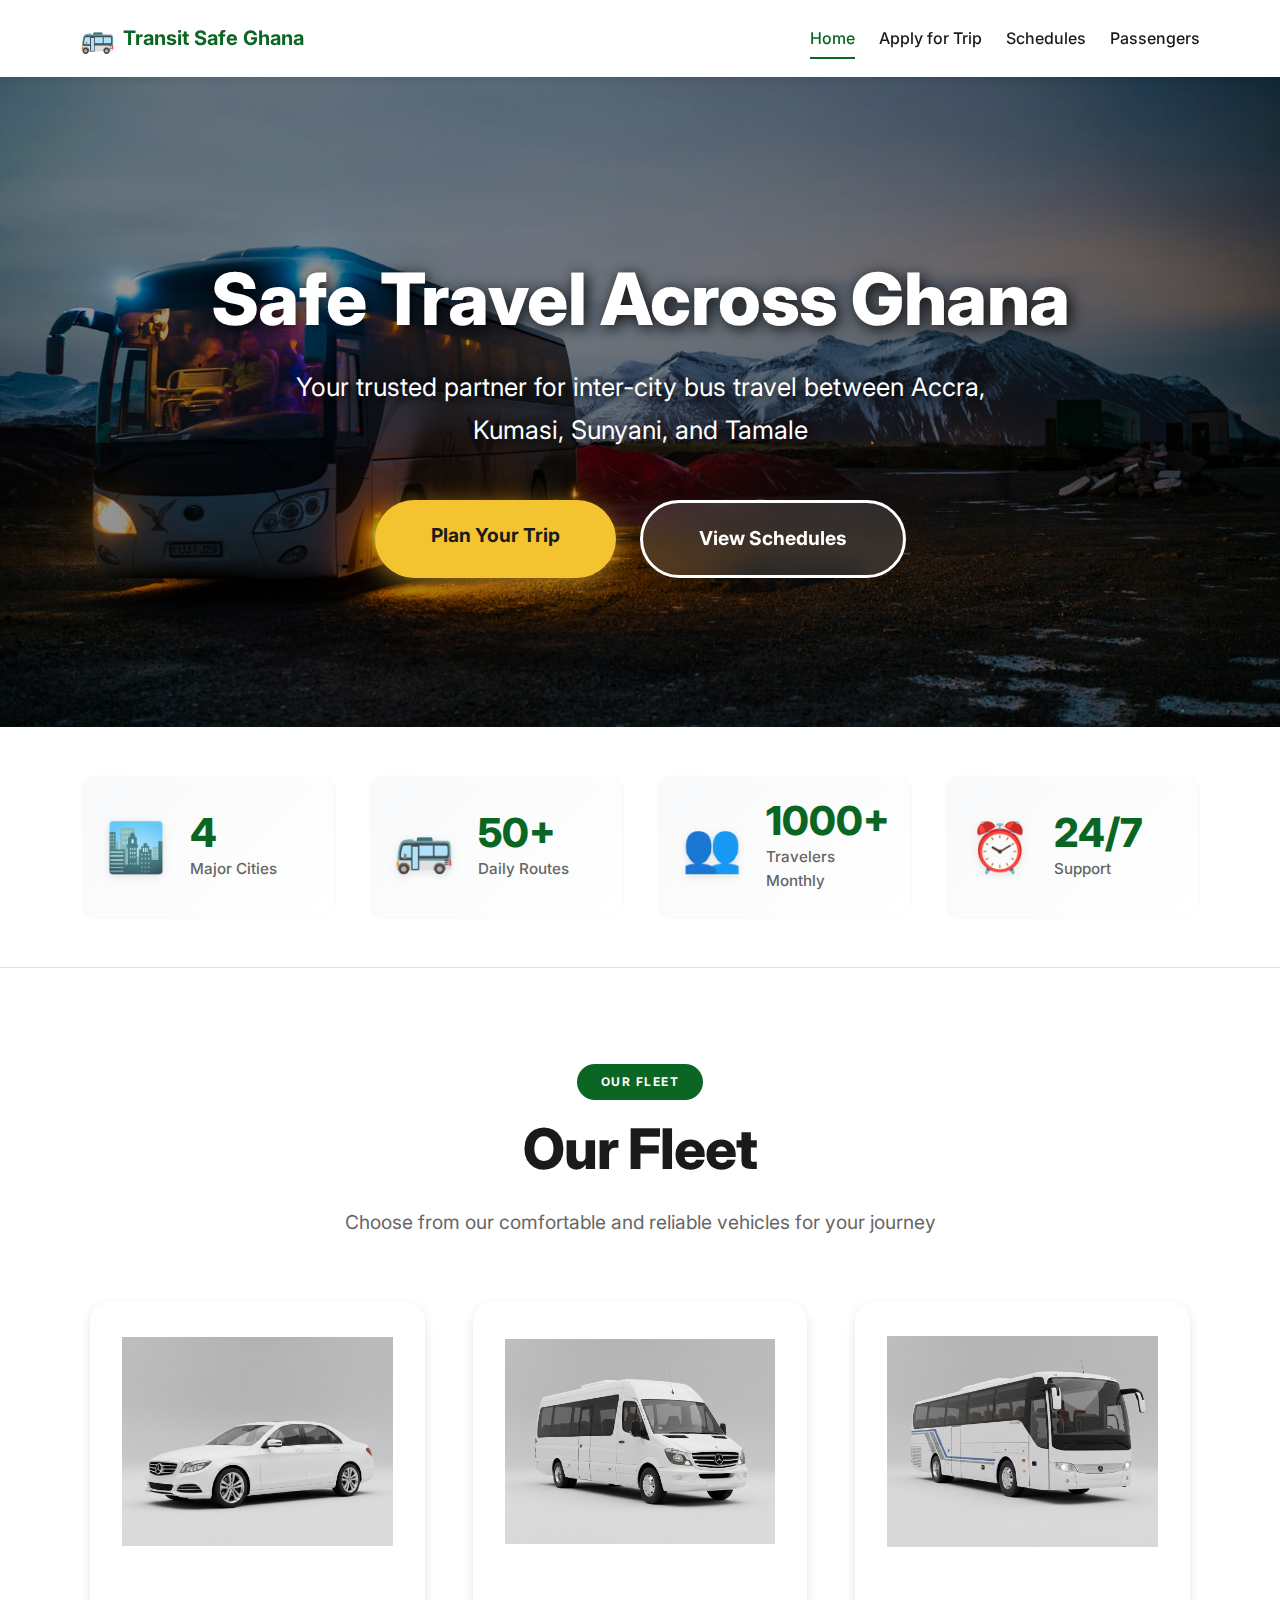
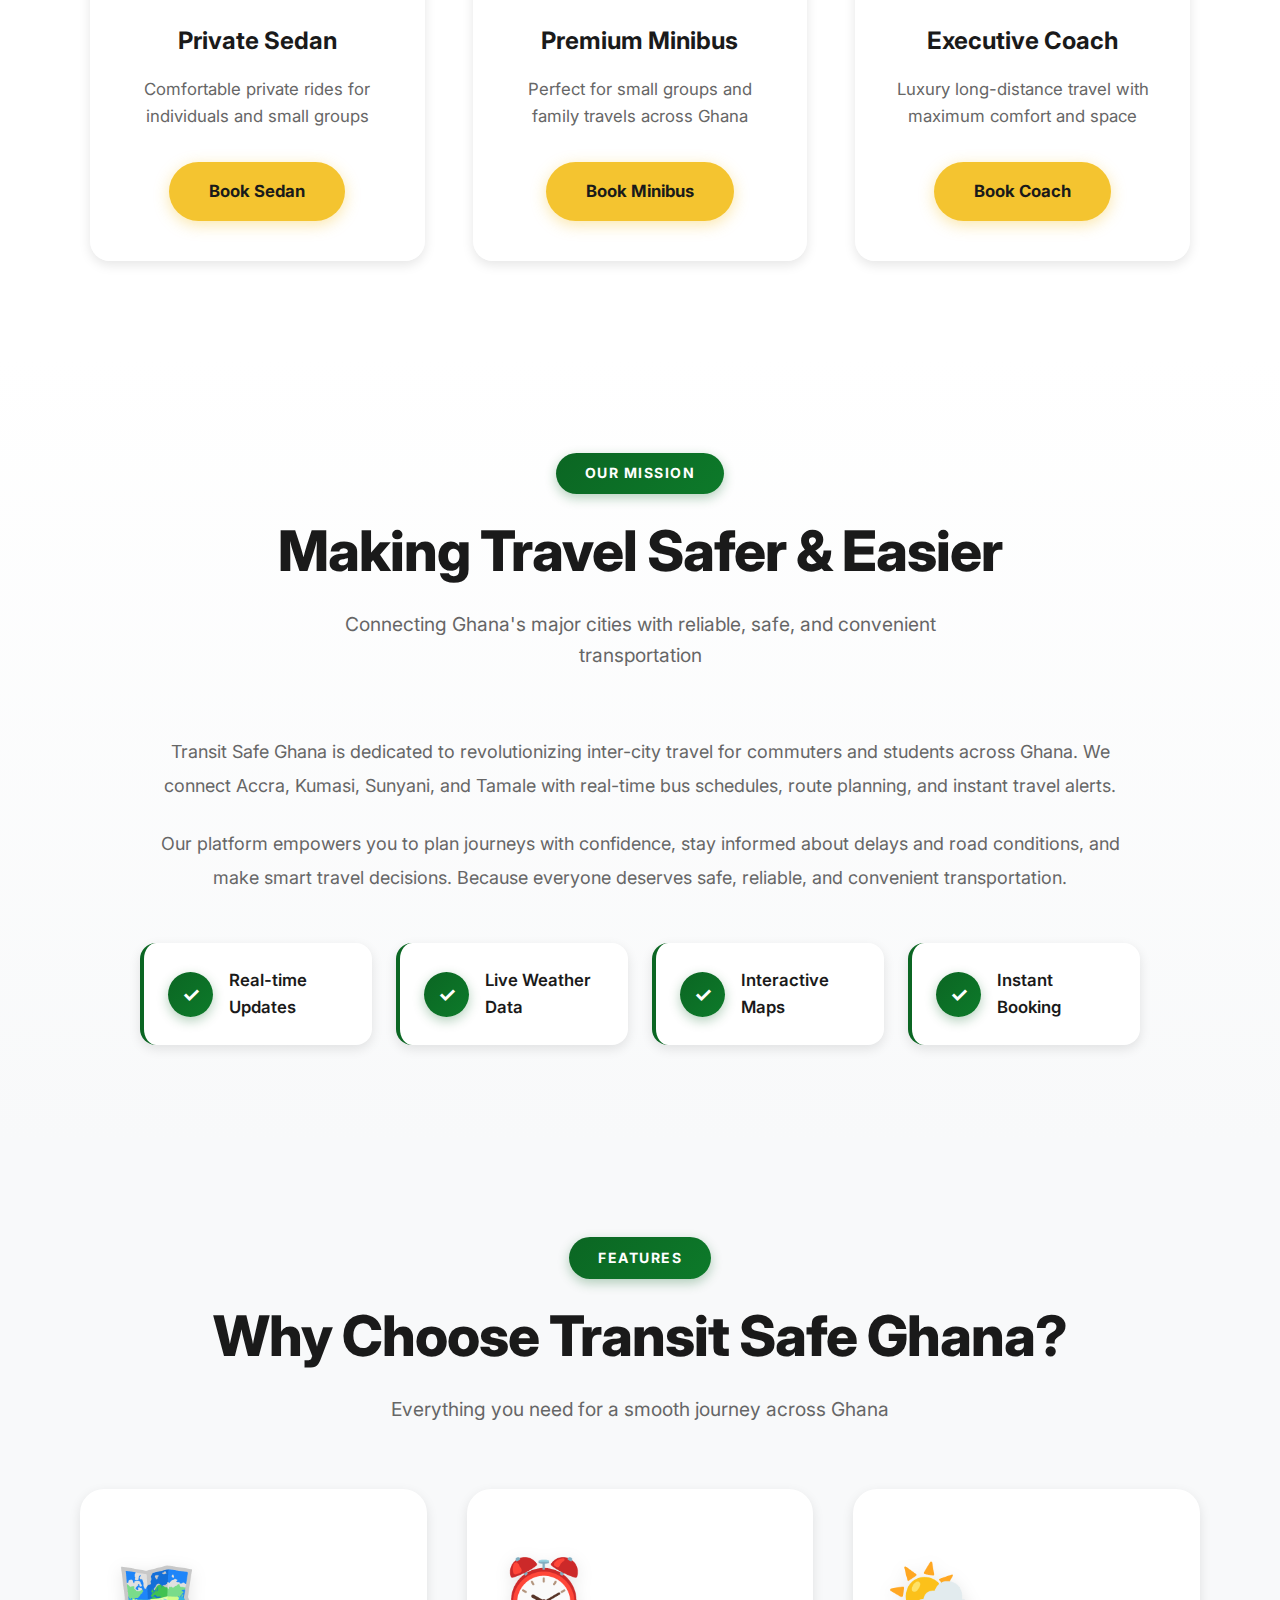
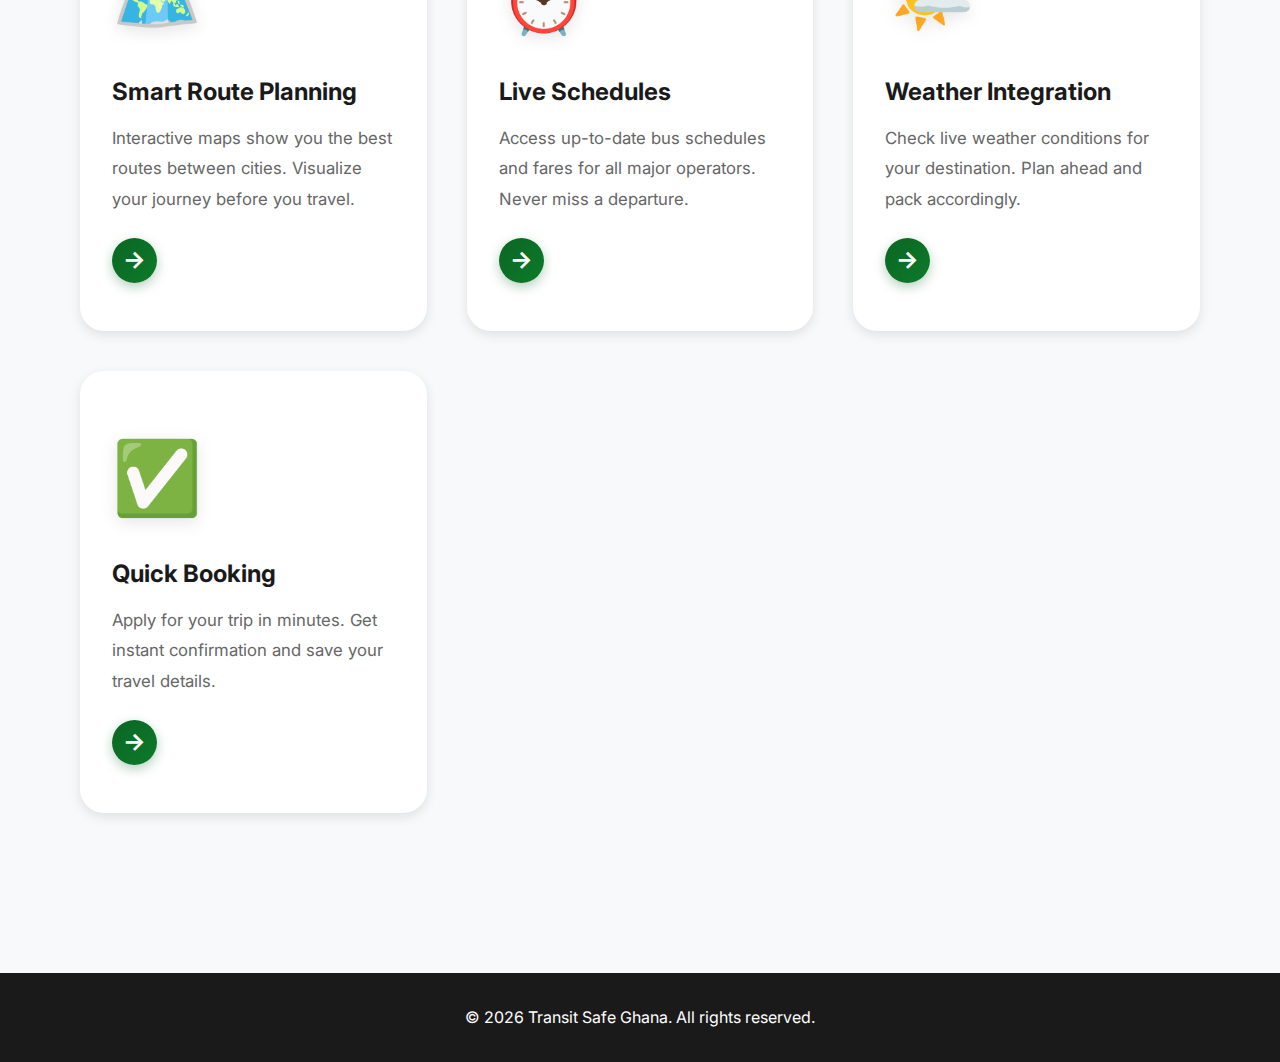
<file: index.html>
<!DOCTYPE html>
<html lang="en">

<head>
    <meta charset="UTF-8">
    <meta name="viewport" content="width=device-width, initial-scale=1.0">
    <meta name="description"
        content="Transit Safe Ghana - Plan your bus trips safely between Accra, Kumasi, Sunyani, and Tamale. Get real-time alerts and travel information.">
    <title>Transit Safe Ghana | Safe Bus Travel Across Ghana</title>
    <link rel="preconnect" href="https://fonts.googleapis.com">
    <link rel="preconnect" href="https://fonts.gstatic.com" crossorigin>
    <link href="https://fonts.googleapis.com/css2?family=Inter:wght@400;500;600;700;800&display=swap" rel="stylesheet">
    <link rel="stylesheet" href="css/styles.css">
</head>

<body>
    <!-- Header -->
    <header class="header">
        <div class="container">
            <div class="header-content">
                <div class="logo">
                    <span class="logo-icon">🚌</span>
                    <span class="logo-text">Transit Safe Ghana</span>
                </div>
                <nav class="nav">
                    <a href="index.html" class="nav-link active">Home</a>
                    <a href="apply.html" class="nav-link">Apply for Trip</a>
                    <a href="schedules.html" class="nav-link">Schedules</a>
                    <a href="passengers.html" class="nav-link">Passengers</a>
                </nav>
            </div>
        </div>
    </header>

    <main>
        <!-- Hero Section with Background Image -->
        <section class="hero-banner">
            <div class="hero-overlay"></div>
            <div class="container">
                <div class="hero-content-main">
                    <h1 class="hero-title-main">Safe Travel Across Ghana</h1>
                    <p class="hero-subtitle-main">Your trusted partner for inter-city bus travel between Accra, Kumasi, Sunyani, and Tamale</p>
                    <div class="hero-buttons">
                        <a href="apply.html" class="btn-hero-main">Plan Your Trip</a>
                        <a href="schedules.html" class="btn-hero-outline">View Schedules</a>
                    </div>
                </div>
            </div>
        </section>

        <!-- Quick Stats Bar -->
        <section class="quick-stats">
            <div class="container">
                <div class="stats-row">
                    <div class="stat-box">
                        <div class="stat-icon">🏙️</div>
                        <div class="stat-info">
                            <div class="stat-num">4</div>
                            <div class="stat-text">Major Cities</div>
                        </div>
                    </div>
                    <div class="stat-box">
                        <div class="stat-icon">🚌</div>
                        <div class="stat-info">
                            <div class="stat-num">50+</div>
                            <div class="stat-text">Daily Routes</div>
                        </div>
                    </div>
                    <div class="stat-box">
                        <div class="stat-icon">👥</div>
                        <div class="stat-info">
                            <div class="stat-num">1000+</div>
                            <div class="stat-text">Travelers Monthly</div>
                        </div>
                    </div>
                    <div class="stat-box">
                        <div class="stat-icon">⏰</div>
                        <div class="stat-info">
                            <div class="stat-num">24/7</div>
                            <div class="stat-text">Support</div>
                        </div>
                    </div>
                </div>
            </div>
        </section>

        <!-- Our Fleet Section -->
        <section class="fleet-section">
            <div class="container">
                <div class="section-header">
                    <span class="section-badge-fleet">OUR FLEET</span>
                    <h2 class="section-title-main">Our Fleet</h2>
                    <p class="section-desc">Choose from our comfortable and reliable vehicles for your journey</p>
                </div>
                
                <div class="fleet-grid">
                    <!-- Private Sedan -->
                    <div class="fleet-card">
                        <div class="fleet-image-box">
                            <img src="images/sedan.jpg" alt="Private Sedan" class="fleet-image">
                        </div>
                        <div class="fleet-info">
                            <h3 class="fleet-name">Private Sedan</h3>
                            <p class="fleet-desc">Comfortable private rides for individuals and small groups</p>
                            <a href="apply.html" class="btn-fleet">Book Sedan</a>
                        </div>
                    </div>

                    <!-- Premium Minibus -->
                    <div class="fleet-card">
                        <div class="fleet-image-box">
                            <img src="images/mini-bus.jpg" alt="Premium Minibus" class="fleet-image">
                        </div>
                        <div class="fleet-info">
                            <h3 class="fleet-name">Premium Minibus</h3>
                            <p class="fleet-desc">Perfect for small groups and family travels across Ghana</p>
                            <a href="apply.html" class="btn-fleet">Book Minibus</a>
                        </div>
                    </div>

                    <!-- Executive Coach -->
                    <div class="fleet-card">
                        <div class="fleet-image-box">
                            <img src="images/bus.jpg" alt="Executive Coach" class="fleet-image">
                        </div>
                        <div class="fleet-info">
                            <h3 class="fleet-name">Executive Coach</h3>
                            <p class="fleet-desc">Luxury long-distance travel with maximum comfort and space</p>
                            <a href="apply.html" class="btn-fleet">Book Coach</a>
                        </div>
                    </div>
                </div>
            </div>
        </section>

        <!-- Mission Section -->
        <section class="mission-main">
            <div class="container">
                <div class="section-header">
                    <span class="section-badge">Our Mission</span>
                    <h2 class="section-title-main">Making Travel Safer & Easier</h2>
                    <p class="section-desc">Connecting Ghana's major cities with reliable, safe, and convenient transportation</p>
                </div>
                <div class="mission-content-main">
                    <div class="mission-text-box">
                        <p class="mission-paragraph">
                            Transit Safe Ghana is dedicated to revolutionizing inter-city travel for commuters and students across Ghana. 
                            We connect Accra, Kumasi, Sunyani, and Tamale with real-time bus schedules, route planning, and instant travel alerts.
                        </p>
                        <p class="mission-paragraph">
                            Our platform empowers you to plan journeys with confidence, stay informed about delays and road conditions, 
                            and make smart travel decisions. Because everyone deserves safe, reliable, and convenient transportation.
                        </p>
                    </div>
                    <div class="mission-highlights-grid">
                        <div class="highlight-box">
                            <div class="highlight-icon">✓</div>
                            <div class="highlight-text">Real-time Updates</div>
                        </div>
                        <div class="highlight-box">
                            <div class="highlight-icon">✓</div>
                            <div class="highlight-text">Live Weather Data</div>
                        </div>
                        <div class="highlight-box">
                            <div class="highlight-icon">✓</div>
                            <div class="highlight-text">Interactive Maps</div>
                        </div>
                        <div class="highlight-box">
                            <div class="highlight-icon">✓</div>
                            <div class="highlight-text">Instant Booking</div>
                        </div>
                    </div>
                </div>
            </div>
        </section>

        <!-- Features Section with Cards -->
        <section class="features-main">
            <div class="container">
                <div class="section-header">
                    <span class="section-badge">Features</span>
                    <h2 class="section-title-main">Why Choose Transit Safe Ghana?</h2>
                    <p class="section-desc">Everything you need for a smooth journey across Ghana</p>
                </div>
                
                <div class="features-grid-main">
                    <div class="feature-card-main">
                        <div class="feature-card-inner">
                            <div class="feature-icon-main">🗺️</div>
                            <h3 class="feature-title">Smart Route Planning</h3>
                            <p class="feature-desc">Interactive maps show you the best routes between cities. Visualize your journey before you travel.</p>
                            <a href="apply.html" class="feature-arrow">→</a>
                        </div>
                    </div>
                    
                    <div class="feature-card-main">
                        <div class="feature-card-inner">
                            <div class="feature-icon-main">⏰</div>
                            <h3 class="feature-title">Live Schedules</h3>
                            <p class="feature-desc">Access up-to-date bus schedules and fares for all major operators. Never miss a departure.</p>
                            <a href="schedules.html" class="feature-arrow">→</a>
                        </div>
                    </div>
                    
                    <div class="feature-card-main">
                        <div class="feature-card-inner">
                            <div class="feature-icon-main">🌤️</div>
                            <h3 class="feature-title">Weather Integration</h3>
                            <p class="feature-desc">Check live weather conditions for your destination. Plan ahead and pack accordingly.</p>
                            <a href="schedules.html" class="feature-arrow">→</a>
                        </div>
                    </div>
                    
                    <div class="feature-card-main">
                        <div class="feature-card-inner">
                            <div class="feature-icon-main">✅</div>
                            <h3 class="feature-title">Quick Booking</h3>
                            <p class="feature-desc">Apply for your trip in minutes. Get instant confirmation and save your travel details.</p>
                            <a href="apply.html" class="feature-arrow">→</a>
    </main>

    <!-- Footer -->
    <footer class="footer">
        <div class="container">
            <p>&copy; <span id="current-year"></span> Transit Safe Ghana. All rights reserved.</p>
        </div>
    </footer>

    <script type="module" src="js/main.js"></script>
</body>

</html>
</file>
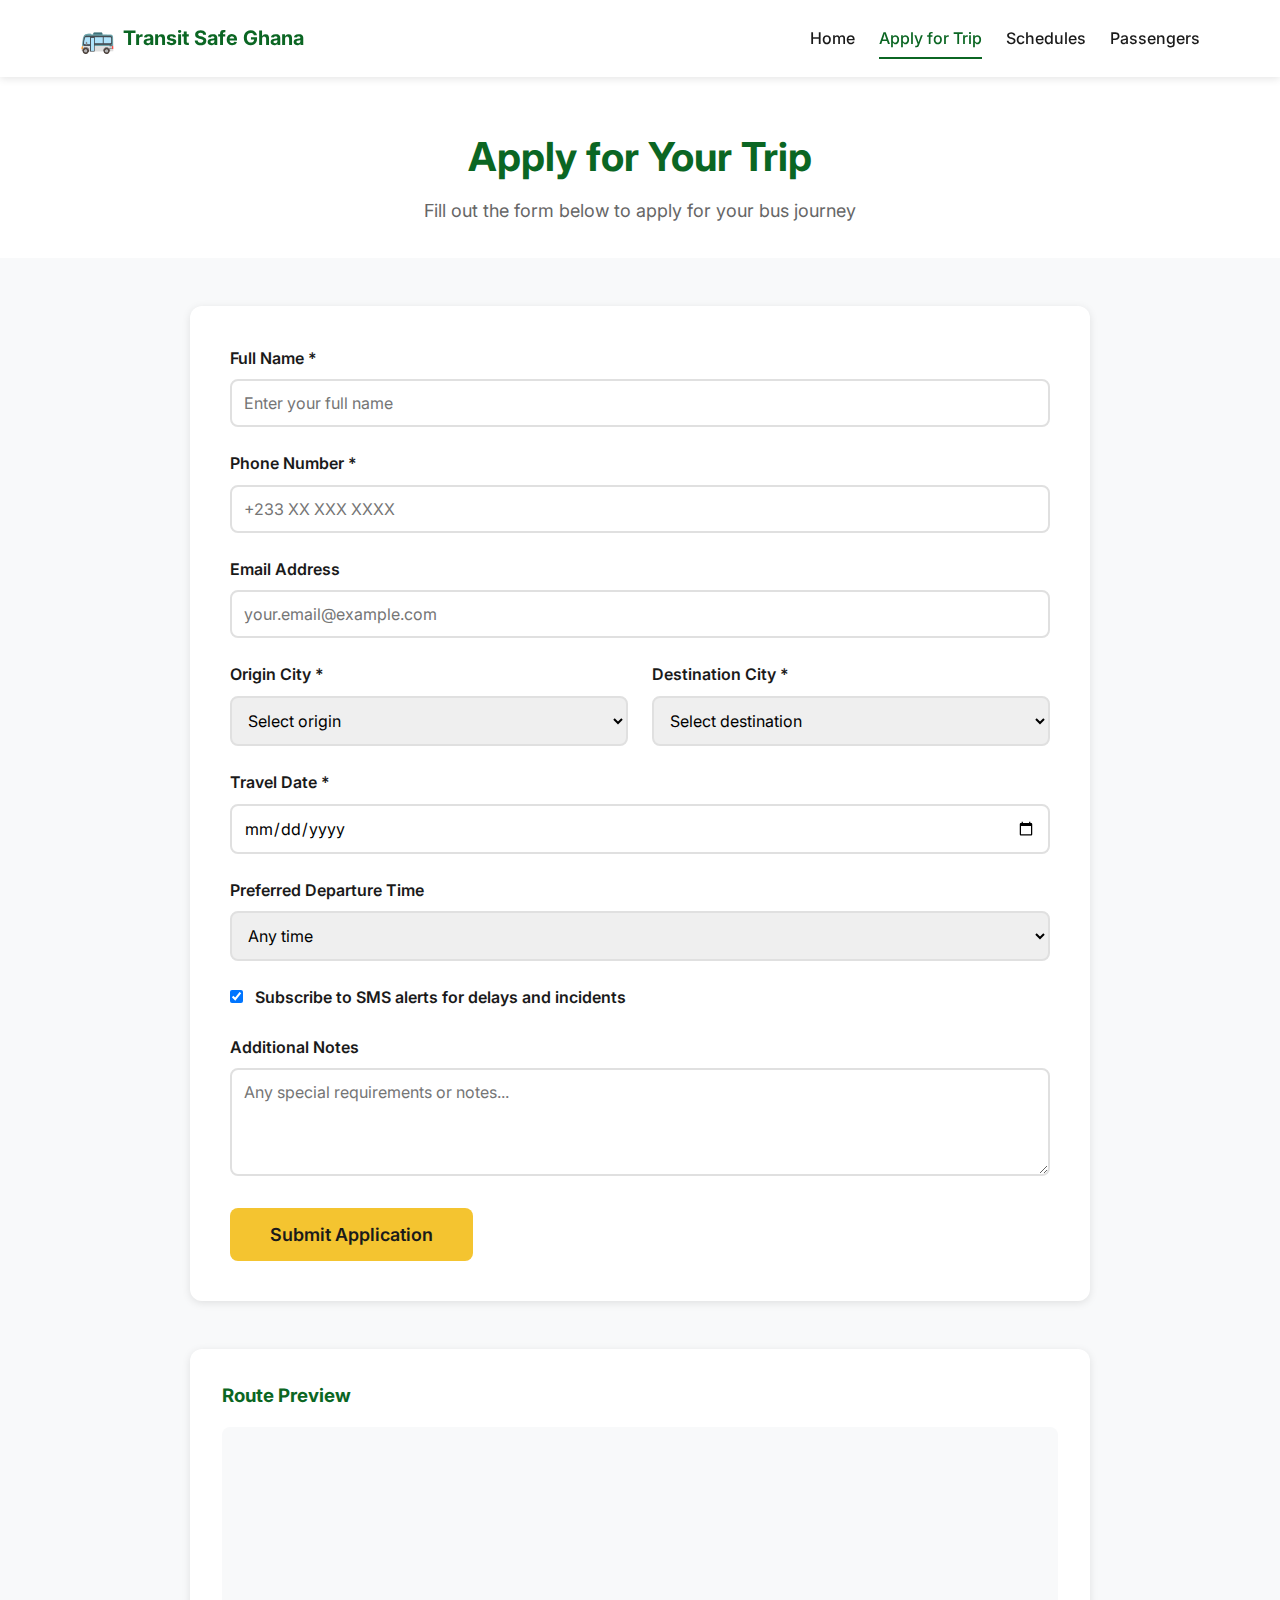
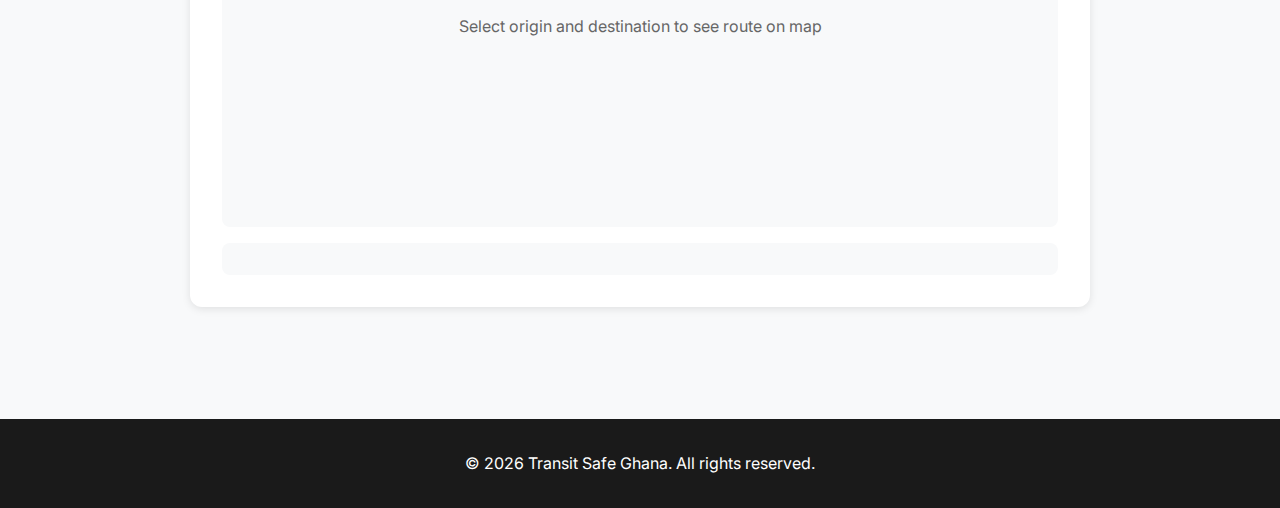
<file: apply.html>
<!DOCTYPE html>
<html lang="en">
<head>
    <meta charset="UTF-8">
    <meta name="viewport" content="width=device-width, initial-scale=1.0">
    <meta name="description" content="Apply for your bus trip between Ghana cities. Book your journey with Transit Safe Ghana.">
    <title>Apply for Trip | Transit Safe Ghana</title>
    <link rel="preconnect" href="https://fonts.googleapis.com">
    <link rel="preconnect" href="https://fonts.gstatic.com" crossorigin>
    <link href="https://fonts.googleapis.com/css2?family=Inter:wght@400;500;600;700&display=swap" rel="stylesheet">
    <link rel="stylesheet" href="css/styles.css">
</head>
<body>
    <header class="header">
        <div class="container">
            <div class="header-content">
                <div class="logo">
                    <span class="logo-icon">🚌</span>
                    <span class="logo-text">Transit Safe Ghana</span>
                </div>
                <nav class="nav">
                    <a href="index.html" class="nav-link">Home</a>
                    <a href="apply.html" class="nav-link active">Apply for Trip</a>
                    <a href="schedules.html" class="nav-link">Schedules</a>
                    <a href="passengers.html" class="nav-link">Passengers</a>
                </nav>
            </div>
        </div>
    </header>

    <main>
        <section class="page-header">
            <div class="container">
                <h1>Apply for Your Trip</h1>
                <p>Fill out the form below to apply for your bus journey</p>
            </div>
        </section>

        <section class="apply-section">
            <div class="container">
                <div class="apply-content">
                    <!-- Trip Application Form -->
                    <form id="trip-form" class="trip-form">
                        <div class="form-group">
                            <label for="passenger-name">Full Name *</label>
                            <input type="text" id="passenger-name" name="name" required placeholder="Enter your full name">
                        </div>

                        <div class="form-group">
                            <label for="phone">Phone Number *</label>
                            <input type="tel" id="phone" name="phone" required placeholder="+233 XX XXX XXXX">
                        </div>

                        <div class="form-group">
                            <label for="email">Email Address</label>
                            <input type="email" id="email" name="email" placeholder="your.email@example.com">
                        </div>

                        <div class="form-row">
                            <div class="form-group">
                                <label for="origin">Origin City *</label>
                                <select id="origin" name="origin" required>
                                    <option value="">Select origin</option>
                                    <option value="Accra">Accra</option>
                                    <option value="Kumasi">Kumasi</option>
                                    <option value="Sunyani">Sunyani</option>
                                    <option value="Tamale">Tamale</option>
                                </select>
                            </div>

                            <div class="form-group">
                                <label for="destination">Destination City *</label>
                                <select id="destination" name="destination" required>
                                    <option value="">Select destination</option>
                                    <option value="Accra">Accra</option>
                                    <option value="Kumasi">Kumasi</option>
                                    <option value="Sunyani">Sunyani</option>
                                    <option value="Tamale">Tamale</option>
                                </select>
                            </div>
                        </div>

                        <div class="form-group">
                            <label for="travel-date">Travel Date *</label>
                            <input type="date" id="travel-date" name="date" required>
                        </div>

                        <div class="form-group">
                            <label for="preferred-time">Preferred Departure Time</label>
                            <select id="preferred-time" name="time">
                                <option value="">Any time</option>
                                <option value="morning">Morning (6:00 AM - 12:00 PM)</option>
                                <option value="afternoon">Afternoon (12:00 PM - 6:00 PM)</option>
                                <option value="evening">Evening (6:00 PM - 10:00 PM)</option>
                            </select>
                        </div>

                        <div class="form-group">
                            <label>
                                <input type="checkbox" name="alerts" checked>
                                Subscribe to SMS alerts for delays and incidents
                            </label>
                        </div>

                        <div class="form-group">
                            <label for="notes">Additional Notes</label>
                            <textarea id="notes" name="notes" rows="4" placeholder="Any special requirements or notes..."></textarea>
                        </div>

                        <button type="submit" class="btn btn-primary btn-large">Submit Application</button>
                    </form>

                    <!-- Route Map Display -->
                    <div id="route-map-section" class="route-map-section">
                        <h3>Route Preview</h3>
                        <div id="map-container" class="map-container">
                            <p class="map-placeholder">Select origin and destination to see route on map</p>
                            <div id="map" class="map-display"></div>
                        </div>
                        <div id="route-info" class="route-info"></div>
                    </div>
                </div>
            </div>
        </section>
    </main>

    <footer class="footer">
        <div class="container">
            <p>&copy; <span id="current-year"></span> Transit Safe Ghana. All rights reserved.</p>
        </div>
    </footer>

    <script type="module" src="js/main.js"></script>
    <script type="module" src="js/apply.js"></script>
</body>
</html>
</file>
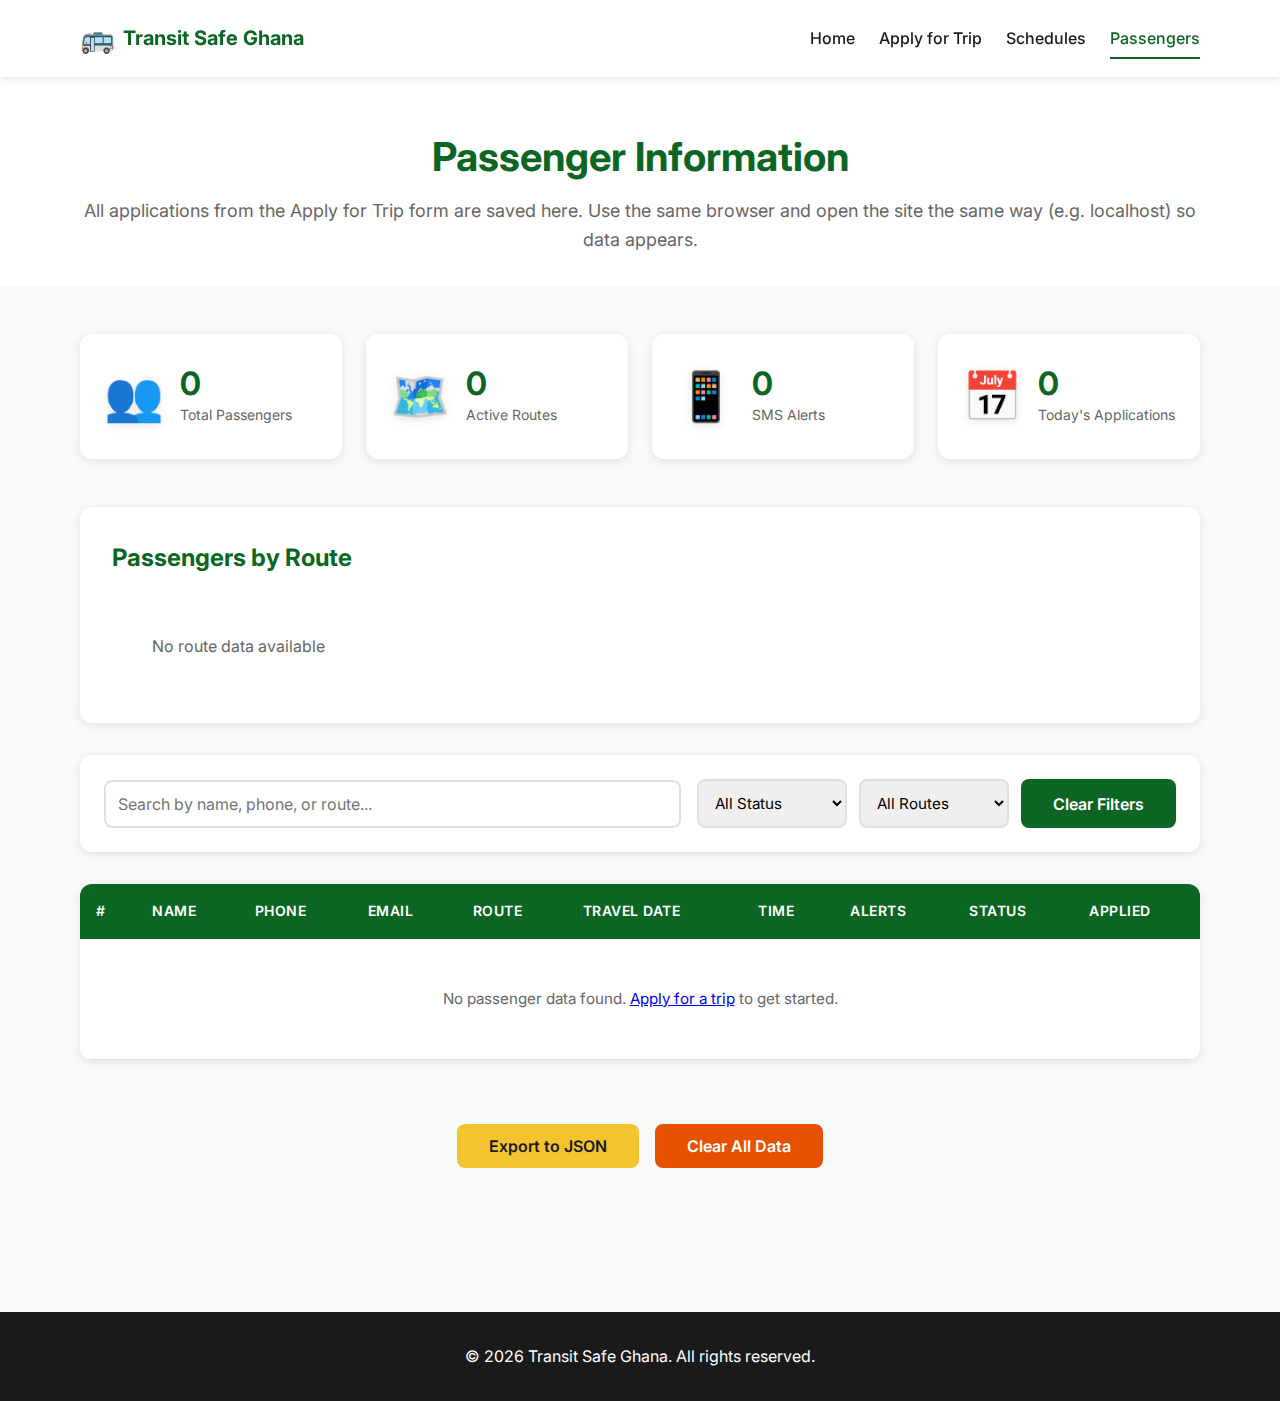
<file: passengers.html>
<!DOCTYPE html>
<html lang="en">
<head>
    <meta charset="UTF-8">
    <meta name="viewport" content="width=device-width, initial-scale=1.0">
    <meta name="description" content="View all passenger applications and statistics for Transit Safe Ghana.">
    <title>Passengers | Transit Safe Ghana</title>
    <link rel="preconnect" href="https://fonts.googleapis.com">
    <link rel="preconnect" href="https://fonts.gstatic.com" crossorigin>
    <link href="https://fonts.googleapis.com/css2?family=Inter:wght@400;500;600;700&display=swap" rel="stylesheet">
    <link rel="stylesheet" href="css/styles.css">
</head>
<body>
    <header class="header">
        <div class="container">
            <div class="header-content">
                <div class="logo">
                    <span class="logo-icon">🚌</span>
                    <span class="logo-text">Transit Safe Ghana</span>
                </div>
                <nav class="nav">
                    <a href="index.html" class="nav-link">Home</a>
                    <a href="apply.html" class="nav-link">Apply for Trip</a>
                    <a href="schedules.html" class="nav-link">Schedules</a>
                    <a href="passengers.html" class="nav-link active">Passengers</a>
                </nav>
            </div>
        </div>
    </header>

    <main>
        <section class="page-header">
            <div class="container">
                <h1>Passenger Information</h1>
                <p>All applications from the Apply for Trip form are saved here. Use the same browser and open the site the same way (e.g. localhost) so data appears.</p>
            </div>
        </section>

        <section class="passengers-section">
            <div class="container">
                <!-- Statistics Cards -->
                <div class="stats-grid" id="stats-grid">
                    <div class="stat-card">
                        <div class="stat-icon">👥</div>
                        <div class="stat-content">
                            <div class="stat-number" id="total-passengers">0</div>
                            <div class="stat-label">Total Passengers</div>
                        </div>
                    </div>
                    <div class="stat-card">
                        <div class="stat-icon">🗺️</div>
                        <div class="stat-content">
                            <div class="stat-number" id="total-routes">0</div>
                            <div class="stat-label">Active Routes</div>
                        </div>
                    </div>
                    <div class="stat-card">
                        <div class="stat-icon">📱</div>
                        <div class="stat-content">
                            <div class="stat-number" id="alerts-subscribed">0</div>
                            <div class="stat-label">SMS Alerts</div>
                        </div>
                    </div>
                    <div class="stat-card">
                        <div class="stat-icon">📅</div>
                        <div class="stat-content">
                            <div class="stat-number" id="today-applications">0</div>
                            <div class="stat-label">Today's Applications</div>
                        </div>
                    </div>
                </div>

                <!-- Route Statistics -->
                <div class="route-stats-section">
                    <h2>Passengers by Route</h2>
                    <div id="route-stats" class="route-stats-grid"></div>
                </div>

                <!-- Filter and Search -->
                <div class="passengers-controls">
                    <div class="search-box">
                        <input type="text" id="search-input" placeholder="Search by name, phone, or route..." class="search-input">
                    </div>
                    <div class="filter-box">
                        <select id="filter-status" class="filter-select">
                            <option value="">All Status</option>
                            <option value="Pending">Pending</option>
                            <option value="Confirmed">Confirmed</option>
                            <option value="Completed">Completed</option>
                        </select>
                        <select id="filter-route" class="filter-select">
                            <option value="">All Routes</option>
                        </select>
                        <button id="clear-filters" class="btn btn-secondary">Clear Filters</button>
                    </div>
                </div>

                <!-- Passengers Table -->
                <div class="passengers-table-container">
                    <table class="passengers-table">
                        <thead>
                            <tr>
                                <th>#</th>
                                <th>Name</th>
                                <th>Phone</th>
                                <th>Email</th>
                                <th>Route</th>
                                <th>Travel Date</th>
                                <th>Time</th>
                                <th>Alerts</th>
                                <th>Status</th>
                                <th>Applied</th>
                            </tr>
                        </thead>
                        <tbody id="passengers-tbody">
                            <tr>
                                <td colspan="10" class="no-data">Loading passenger data...</td>
                            </tr>
                        </tbody>
                    </table>
                </div>

                <!-- Export Button -->
                <div class="export-section">
                    <button id="export-btn" class="btn btn-primary">Export to JSON</button>
                    <button id="clear-all-btn" class="btn btn-secondary" style="background: #E65100; color: white;">Clear All Data</button>
                </div>
            </div>
        </section>
    </main>

    <footer class="footer">
        <div class="container">
            <p>&copy; <span id="current-year"></span> Transit Safe Ghana. All rights reserved.</p>
        </div>
    </footer>

    <script type="module" src="js/main.js"></script>
    <script type="module" src="js/passengers.js"></script>
</body>
</html>
</file>
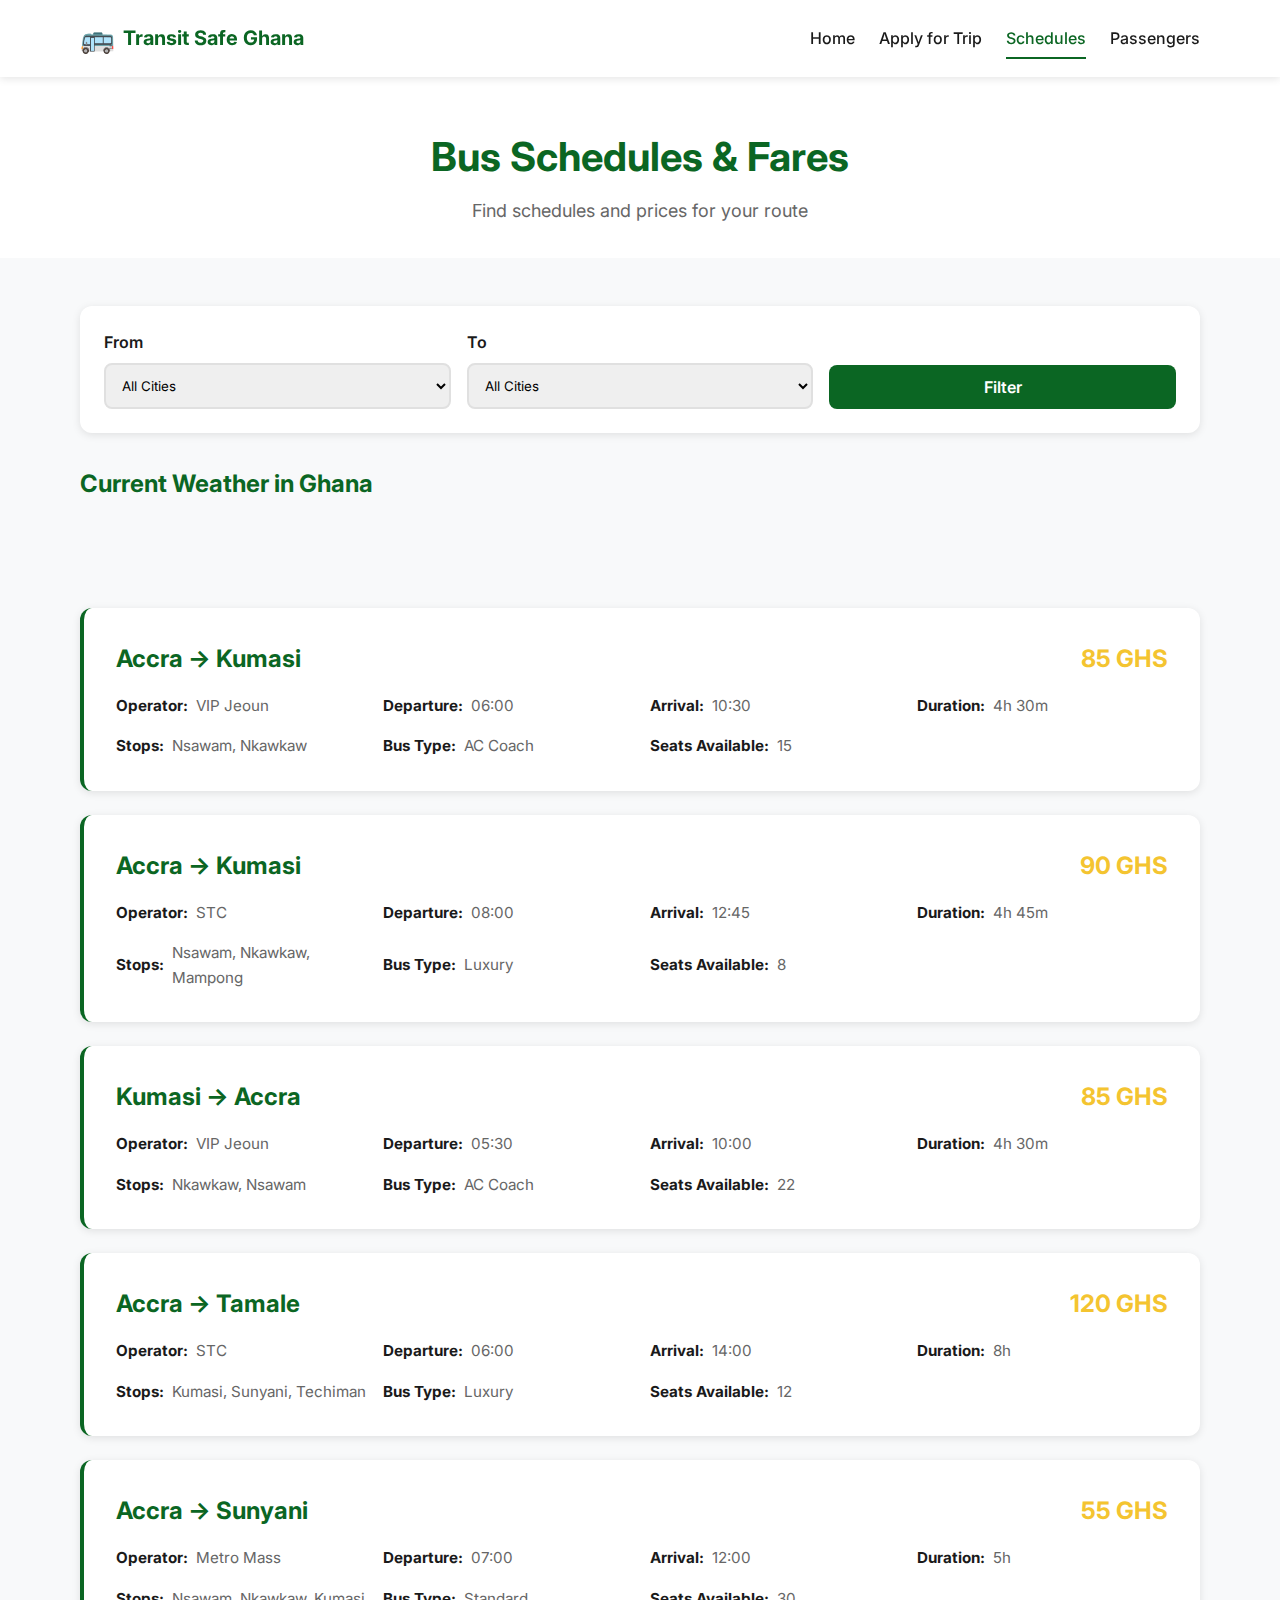
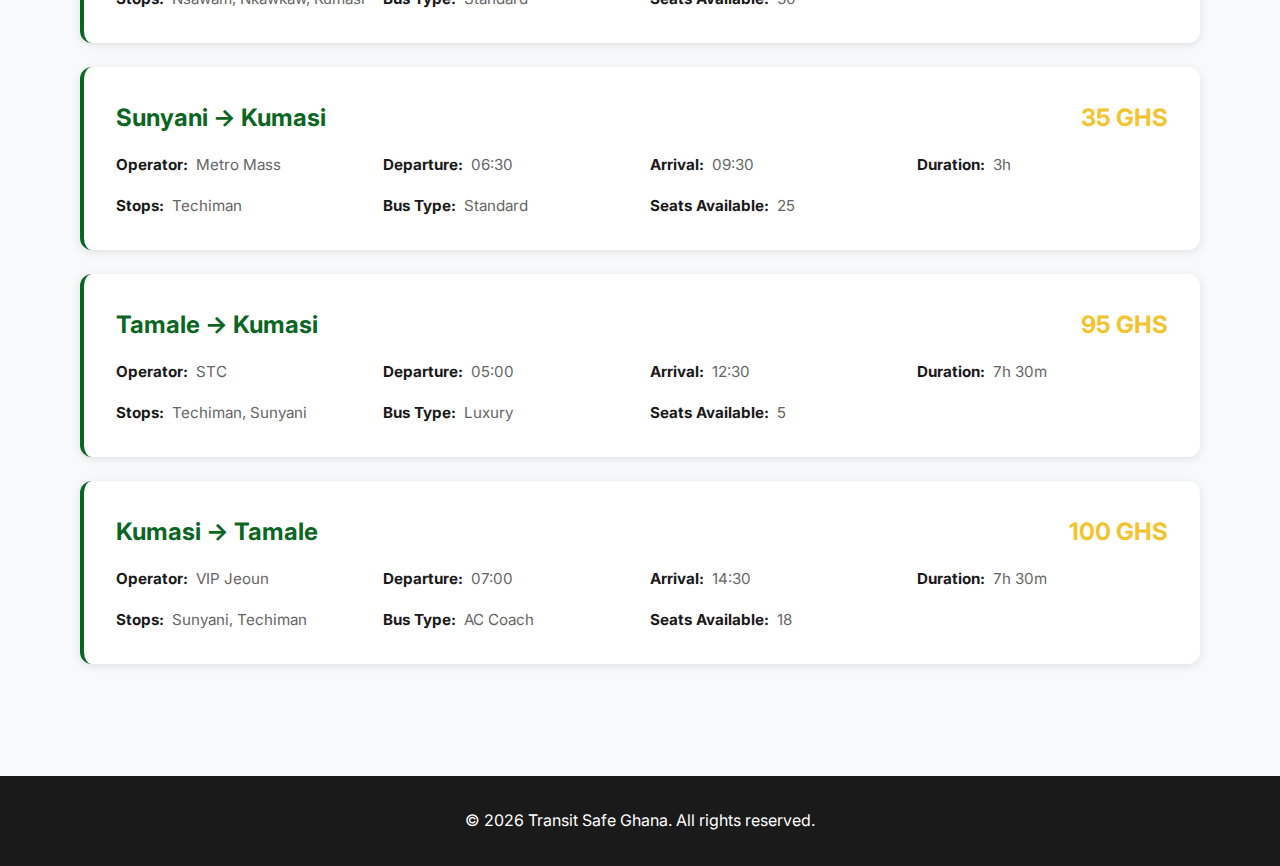
<file: schedules.html>
<!DOCTYPE html>
<html lang="en">
<head>
    <meta charset="UTF-8">
    <meta name="viewport" content="width=device-width, initial-scale=1.0">
    <meta name="description" content="View bus schedules and fares for routes between Accra, Kumasi, Sunyani, and Tamale.">
    <title>Schedules | Transit Safe Ghana</title>
    <link rel="preconnect" href="https://fonts.googleapis.com">
    <link rel="preconnect" href="https://fonts.gstatic.com" crossorigin>
    <link href="https://fonts.googleapis.com/css2?family=Inter:wght@400;500;600;700&display=swap" rel="stylesheet">
    <link rel="stylesheet" href="css/styles.css">
</head>
<body>
    <header class="header">
        <div class="container">
            <div class="header-content">
                <div class="logo">
                    <span class="logo-icon">🚌</span>
                    <span class="logo-text">Transit Safe Ghana</span>
                </div>
                <nav class="nav">
                    <a href="index.html" class="nav-link">Home</a>
                    <a href="apply.html" class="nav-link">Apply for Trip</a>
                    <a href="schedules.html" class="nav-link active">Schedules</a>
                    <a href="passengers.html" class="nav-link">Passengers</a>
                </nav>
            </div>
        </div>
    </header>

    <main>
        <section class="page-header">
            <div class="container">
                <h1>Bus Schedules & Fares</h1>
                <p>Find schedules and prices for your route</p>
            </div>
        </section>

        <section class="schedules-section">
            <div class="container">
                <div class="filter-bar">
                    <form id="filter-form" class="filter-form">
                        <div class="filter-group">
                            <label for="filter-origin">From</label>
                            <select id="filter-origin" name="origin">
                                <option value="">All Cities</option>
                                <option value="Accra">Accra</option>
                                <option value="Kumasi">Kumasi</option>
                                <option value="Sunyani">Sunyani</option>
                                <option value="Tamale">Tamale</option>
                            </select>
                        </div>
                        <div class="filter-group">
                            <label for="filter-destination">To</label>
                            <select id="filter-destination" name="destination">
                                <option value="">All Cities</option>
                                <option value="Accra">Accra</option>
                                <option value="Kumasi">Kumasi</option>
                                <option value="Sunyani">Sunyani</option>
                                <option value="Tamale">Tamale</option>
                            </select>
                        </div>
                        <button type="submit" class="btn btn-secondary">Filter</button>
                    </form>
                </div>

                <div id="schedules-container" class="schedules-container">
                    <div class="loading-spinner" id="loading">Loading schedules...</div>
                </div>
            </div>
        </section>
    </main>

    <footer class="footer">
        <div class="container">
            <p>&copy; <span id="current-year"></span> Transit Safe Ghana. All rights reserved.</p>
        </div>
    </footer>

    <script type="module" src="js/main.js"></script>
    <script type="module" src="js/schedules.js"></script>
</body>
</html>
</file>
<file: css/styles.css>
/* Transit Safe Ghana - Professional Responsive Styles */

:root {
    --primary-color: #0B6623;
    --secondary-color: #F4C430;
    --accent-color: #E65100;
    --text-dark: #1A1A1A;
    --text-light: #666;
    --bg-light: #F8F9FA;
    --white: #FFFFFF;
    --border-color: #E0E0E0;
    --shadow: 0 2px 8px rgba(0, 0, 0, 0.1);
    --shadow-lg: 0 4px 16px rgba(0, 0, 0, 0.15);
    --font-family: 'Inter', -apple-system, BlinkMacSystemFont, 'Segoe UI', sans-serif;
}

* {
    margin: 0;
    padding: 0;
    box-sizing: border-box;
}

body {
    font-family: var(--font-family);
    color: var(--text-dark);
    line-height: 1.6;
    background-color: var(--bg-light);
}

.container {
    max-width: 1200px;
    margin: 0 auto;
    padding: 0 20px;
}

/* ========================================
   HEADER & NAVIGATION - FULLY RESPONSIVE
   ======================================== */

.header {
    background: var(--white);
    box-shadow: var(--shadow);
    position: sticky;
    top: 0;
    z-index: 100;
}

.header-content {
    display: flex;
    justify-content: space-between;
    align-items: center;
    padding: 1rem 0;
    gap: 1rem;
}

.logo {
    display: flex;
    align-items: center;
    gap: 0.5rem;
    font-size: 1.25rem;
    font-weight: 700;
    color: var(--primary-color);
    text-decoration: none;
    flex-shrink: 0;
}

.logo-icon {
    font-size: 1.75rem;
}

.logo-text {
    white-space: nowrap;
}

.nav {
    display: flex;
    gap: 1.5rem;
    align-items: center;
    flex-wrap: wrap;
}

.nav-link {
    color: var(--text-dark);
    text-decoration: none;
    font-weight: 500;
    transition: color 0.3s;
    position: relative;
    padding: 0.5rem 0;
    white-space: nowrap;
}

.nav-link:hover,
.nav-link.active {
    color: var(--primary-color);
}

.nav-link.active::after {
    content: '';
    position: absolute;
    bottom: 0;
    left: 0;
    right: 0;
    height: 2px;
    background: var(--primary-color);
}

/* ========================================
   HERO SECTION
   ======================================== */

.hero {
    background: linear-gradient(135deg, var(--primary-color) 0%, #0d7a2a 100%);
    color: var(--white);
    padding: 3rem 0 2rem;
    position: relative;
    overflow: hidden;
}

.hero-content {
    text-align: center;
    margin-bottom: 2rem;
}

.hero-title {
    font-size: clamp(2rem, 5vw, 3rem);
    font-weight: 700;
    margin-bottom: 1rem;
    animation: fadeInUp 0.8s ease;
}

.hero-subtitle {
    font-size: clamp(1rem, 3vw, 1.25rem);
    opacity: 0.95;
    animation: fadeInUp 1s ease;
}

.hero-image-container {
    margin-top: 3rem;
}

.hero-images {
    display: flex;
    justify-content: center;
    gap: 1rem;
    flex-wrap: wrap;
}

.image-placeholder {
    font-size: clamp(3rem, 8vw, 5rem);
    padding: 1.5rem;
    background: rgba(255, 255, 255, 0.1);
    border-radius: 12px;
    backdrop-filter: blur(10px);
    animation: float 3s ease-in-out infinite;
}

.bus-image:nth-child(2) {
    animation-delay: 0.5s;
}

.car-image {
    animation-delay: 1s;
}

@keyframes fadeInUp {
    from {
        opacity: 0;
        transform: translateY(20px);
    }
    to {
        opacity: 1;
        transform: translateY(0);
    }
}

@keyframes float {
    0%, 100% {
        transform: translateY(0);
    }
    50% {
        transform: translateY(-10px);
    }
}

/* ========================================
   MISSION SECTION
   ======================================== */

.mission {
    padding: 4rem 0;
    background: var(--white);
}

.mission-content {
    max-width: 800px;
    margin: 0 auto;
    text-align: center;
}

.section-title {
    font-size: clamp(2rem, 4vw, 2.5rem);
    font-weight: 700;
    color: var(--primary-color);
    margin-bottom: 1.5rem;
}

.mission-text {
    font-size: clamp(1rem, 2vw, 1.125rem);
    color: var(--text-light);
    margin-bottom: 1.5rem;
    line-height: 1.8;
}

/* ========================================
   FEATURES SECTION
   ======================================== */

.features {
    padding: 4rem 0;
    background: var(--bg-light);
}

.features-grid {
    display: grid;
    grid-template-columns: repeat(auto-fit, minmax(250px, 1fr));
    gap: 2rem;
    margin-top: 2rem;
}

.feature-card {
    background: var(--white);
    padding: 2rem;
    border-radius: 12px;
    box-shadow: var(--shadow);
    text-align: center;
    transition: transform 0.3s, box-shadow 0.3s;
}

.feature-card:hover {
    transform: translateY(-5px);
    box-shadow: var(--shadow-lg);
}

.feature-icon {
    font-size: 3rem;
    margin-bottom: 1rem;
}

.feature-card h3 {
    font-size: 1.25rem;
    color: var(--primary-color);
    margin-bottom: 0.5rem;
}

.feature-card p {
    color: var(--text-light);
    font-size: 0.95rem;
}

/* ========================================
   CTA SECTION
   ======================================== */

.cta {
    padding: 4rem 0;
    background: linear-gradient(135deg, #0B6623 0%, #0d7a2a 100%);
    color: #FFFFFF;
    text-align: center;
}

.cta-content h2 {
    font-size: clamp(1.75rem, 4vw, 2.5rem);
    margin-bottom: 1rem;
    color: #FFFFFF;
}

.cta-content p {
    font-size: clamp(1rem, 2vw, 1.25rem);
    margin-bottom: 2rem;
    opacity: 0.95;
    color: #FFFFFF;
}

/* ========================================
   BUTTONS
   ======================================== */

.btn {
    display: inline-block;
    padding: 0.75rem 2rem;
    font-size: 1rem;
    font-weight: 600;
    text-decoration: none;
    border: none;
    border-radius: 8px;
    cursor: pointer;
    transition: all 0.3s;
    font-family: var(--font-family);
    text-align: center;
}

.btn-primary {
    background: var(--secondary-color);
    color: var(--text-dark);
}

.btn-primary:hover {
    background: #f5d030;
    transform: translateY(-2px);
    box-shadow: var(--shadow-lg);
}

.btn-secondary {
    background: var(--primary-color);
    color: var(--white);
}

.btn-secondary:hover {
    background: #0d7a2a;
    transform: translateY(-2px);
}

.btn-large {
    padding: 1rem 2.5rem;
    font-size: 1.125rem;
}

/* ========================================
   PAGE HEADER
   ======================================== */

.page-header {
    background: var(--white);
    padding: 3rem 0 2rem;
    text-align: center;
}

.page-header h1 {
    font-size: clamp(2rem, 4vw, 2.5rem);
    color: var(--primary-color);
    margin-bottom: 0.5rem;
}

.page-header p {
    color: var(--text-light);
    font-size: clamp(1rem, 2vw, 1.125rem);
}

/* ========================================
   APPLY SECTION
   ======================================== */

.apply-section {
    padding: 3rem 0;
}

.apply-content {
    max-width: 900px;
    margin: 0 auto;
    display: grid;
    grid-template-columns: 1fr;
    gap: 3rem;
}

.trip-form {
    background: var(--white);
    padding: 2.5rem;
    border-radius: 12px;
    box-shadow: var(--shadow);
}

.form-group {
    margin-bottom: 1.5rem;
}

.form-row {
    display: grid;
    grid-template-columns: repeat(auto-fit, minmax(250px, 1fr));
    gap: 1.5rem;
}

.form-group label {
    display: block;
    margin-bottom: 0.5rem;
    font-weight: 600;
    color: var(--text-dark);
}

.form-group input,
.form-group select,
.form-group textarea {
    width: 100%;
    padding: 0.75rem;
    border: 2px solid var(--border-color);
    border-radius: 8px;
    font-family: var(--font-family);
    font-size: 1rem;
    transition: border-color 0.3s;
}

.form-group input:focus,
.form-group select:focus,
.form-group textarea:focus {
    outline: none;
    border-color: var(--primary-color);
}

.form-group input[type="checkbox"] {
    width: auto;
    margin-right: 0.5rem;
}

.form-group textarea {
    resize: vertical;
}

/* ========================================
   ROUTE MAP SECTION
   ======================================== */

.route-map-section {
    background: var(--white);
    padding: 2rem;
    border-radius: 12px;
    box-shadow: var(--shadow);
}

.route-map-section h3 {
    color: var(--primary-color);
    margin-bottom: 1rem;
}

.map-container {
    position: relative;
    width: 100%;
    height: 400px;
    border-radius: 8px;
    overflow: hidden;
    background: var(--bg-light);
    margin-bottom: 1rem;
}

.map-placeholder {
    position: absolute;
    top: 50%;
    left: 50%;
    transform: translate(-50%, -50%);
    color: var(--text-light);
    text-align: center;
    padding: 1rem;
}

.map-display {
    width: 100%;
    height: 100%;
    display: none;
}

.map-display.active {
    display: block;
}

#map {
    width: 100%;
    height: 100%;
}

.route-info {
    padding: 1rem;
    background: var(--bg-light);
    border-radius: 8px;
    margin-top: 1rem;
}

/* ========================================
   SCHEDULES SECTION
   ======================================== */

.schedules-section {
    padding: 3rem 0;
}

.filter-bar {
    background: var(--white);
    padding: 1.5rem;
    border-radius: 12px;
    box-shadow: var(--shadow);
    margin-bottom: 2rem;
}

.filter-form {
    display: grid;
    grid-template-columns: repeat(auto-fit, minmax(200px, 1fr));
    gap: 1rem;
    align-items: end;
}

.filter-group {
    display: flex;
    flex-direction: column;
}

.filter-group label {
    margin-bottom: 0.5rem;
    font-weight: 600;
    color: var(--text-dark);
}

.filter-group select {
    width: 100%;
    padding: 0.75rem;
    border: 2px solid var(--border-color);
    border-radius: 8px;
    font-family: var(--font-family);
}

.schedules-container {
    display: grid;
    gap: 1.5rem;
}

.schedule-card {
    background: var(--white);
    padding: 2rem;
    border-radius: 12px;
    box-shadow: var(--shadow);
    border-left: 4px solid var(--primary-color);
    transition: transform 0.3s, box-shadow 0.3s;
    animation: fadeIn 0.5s ease;
}

.schedule-card:hover {
    transform: translateX(5px);
    box-shadow: var(--shadow-lg);
}

.schedule-header {
    display: flex;
    justify-content: space-between;
    align-items: flex-start;
    margin-bottom: 1rem;
    flex-wrap: wrap;
    gap: 1rem;
}

.schedule-route {
    font-size: clamp(1.25rem, 3vw, 1.5rem);
    font-weight: 700;
    color: var(--primary-color);
}

.schedule-fare {
    font-size: clamp(1.25rem, 3vw, 1.5rem);
    font-weight: 700;
    color: var(--secondary-color);
}

.schedule-weather {
    display: flex;
    align-items: center;
    gap: 0.5rem;
    margin-bottom: 1rem;
    padding: 0.5rem;
    background: var(--bg-light);
    border-radius: 8px;
    font-size: 0.95rem;
}

.schedule-details {
    display: grid;
    grid-template-columns: repeat(auto-fit, minmax(200px, 1fr));
    gap: 1rem;
    margin-top: 1rem;
}

.schedule-detail {
    display: flex;
    align-items: center;
    gap: 0.5rem;
    color: var(--text-light);
    font-size: 0.95rem;
}

.schedule-detail strong {
    color: var(--text-dark);
}

@keyframes fadeIn {
    from {
        opacity: 0;
        transform: translateY(10px);
    }
    to {
        opacity: 1;
        transform: translateY(0);
    }
}

.loading-spinner {
    text-align: center;
    padding: 3rem;
    color: var(--text-light);
}

.loading-spinner::after {
    content: '';
    display: inline-block;
    width: 20px;
    height: 20px;
    border: 3px solid var(--border-color);
    border-top-color: var(--primary-color);
    border-radius: 50%;
    animation: spin 0.8s linear infinite;
    margin-left: 10px;
}

@keyframes spin {
    to {
        transform: rotate(360deg);
    }
}

/* ========================================
   WEATHER SECTION
   ======================================== */

.weather-section {
    margin-bottom: 2rem;
}

.weather-grid {
    display: grid;
    grid-template-columns: repeat(auto-fit, minmax(200px, 1fr));
    gap: 1rem;
}

.weather-card {
    background: var(--white);
    padding: 1.5rem;
    border-radius: 12px;
    box-shadow: var(--shadow);
    text-align: center;
    transition: transform 0.3s, box-shadow 0.3s;
}

.weather-card:hover {
    transform: translateY(-3px);
    box-shadow: var(--shadow-lg);
}

/* ========================================
   PASSENGERS SECTION
   ======================================== */

.passengers-section {
    padding: 3rem 0;
}

.stats-grid {
    display: grid;
    grid-template-columns: repeat(auto-fit, minmax(200px, 1fr));
    gap: 1.5rem;
    margin-bottom: 3rem;
}

.stat-card {
    background: var(--white);
    padding: 1.5rem;
    border-radius: 12px;
    box-shadow: var(--shadow);
    display: flex;
    align-items: center;
    gap: 1rem;
    transition: transform 0.3s, box-shadow 0.3s;
}

.stat-card:hover {
    transform: translateY(-3px);
    box-shadow: var(--shadow-lg);
}

.stat-icon {
    font-size: 2.5rem;
}

.stat-content {
    flex: 1;
}

.stat-number {
    font-size: 2rem;
    font-weight: 700;
    color: var(--primary-color);
    line-height: 1;
    margin-bottom: 0.25rem;
}

.stat-label {
    font-size: 0.875rem;
    color: var(--text-light);
}

.route-stats-section {
    background: var(--white);
    padding: 2rem;
    border-radius: 12px;
    box-shadow: var(--shadow);
    margin-bottom: 2rem;
}

.route-stats-section h2 {
    color: var(--primary-color);
    margin-bottom: 1.5rem;
    font-size: clamp(1.25rem, 3vw, 1.5rem);
}

.route-stats-grid {
    display: grid;
    grid-template-columns: repeat(auto-fill, minmax(200px, 1fr));
    gap: 1rem;
}

.route-stat-card {
    background: var(--bg-light);
    padding: 1rem;
    border-radius: 8px;
    border-left: 3px solid var(--primary-color);
}

.route-stat-route {
    font-weight: 600;
    color: var(--text-dark);
    margin-bottom: 0.5rem;
}

.route-stat-count {
    font-size: 1.25rem;
    font-weight: 700;
    color: var(--primary-color);
}

.passengers-controls {
    background: var(--white);
    padding: 1.5rem;
    border-radius: 12px;
    box-shadow: var(--shadow);
    margin-bottom: 2rem;
    display: flex;
    gap: 1rem;
    flex-wrap: wrap;
    align-items: center;
}

.search-box {
    flex: 1 1 250px;
    min-width: 200px;
}

.search-input {
    width: 100%;
    padding: 0.75rem;
    border: 2px solid var(--border-color);
    border-radius: 8px;
    font-family: var(--font-family);
    font-size: 1rem;
}

.search-input:focus {
    outline: none;
    border-color: var(--primary-color);
}

.filter-box {
    display: flex;
    gap: 0.75rem;
    flex-wrap: wrap;
}

.filter-select {
    padding: 0.75rem;
    border: 2px solid var(--border-color);
    border-radius: 8px;
    font-family: var(--font-family);
    font-size: 0.95rem;
    min-width: 150px;
}

.filter-select:focus {
    outline: none;
    border-color: var(--primary-color);
}

.passengers-table-container {
    background: var(--white);
    border-radius: 12px;
    box-shadow: var(--shadow);
    overflow-x: auto;
    margin-bottom: 2rem;
}

.passengers-table {
    width: 100%;
    border-collapse: collapse;
    min-width: 800px;
}

.passengers-table thead {
    background: var(--primary-color);
    color: var(--white);
}

.passengers-table th {
    padding: 1rem;
    text-align: left;
    font-weight: 600;
    font-size: 0.875rem;
    text-transform: uppercase;
    letter-spacing: 0.5px;
}

.passengers-table tbody tr {
    border-bottom: 1px solid var(--border-color);
    transition: background 0.2s;
}

.passengers-table tbody tr:hover {
    background: var(--bg-light);
}

.passengers-table td {
    padding: 1rem;
    font-size: 0.95rem;
}

.no-data {
    text-align: center;
    padding: 3rem !important;
    color: var(--text-light);
}

.status-badge {
    display: inline-block;
    padding: 0.25rem 0.75rem;
    border-radius: 20px;
    font-size: 0.875rem;
    font-weight: 600;
}

.status-pending {
    background: #FFF3CD;
    color: #856404;
}

.status-confirmed {
    background: #D4EDDA;
    color: #155724;
}

.status-completed {
    background: #D1ECF1;
    color: #0C5460;
}

.export-section {
    display: flex;
    gap: 1rem;
    justify-content: center;
    padding: 2rem 0;
    flex-wrap: wrap;
}

/* ========================================
   FOOTER
   ======================================== */

.footer {
    background: var(--text-dark);
    color: var(--white);
    padding: 2rem 0;
    text-align: center;
    margin-top: 4rem;
}

/* ========================================
   RESPONSIVE DESIGN - MOBILE & TABLET
   ======================================== */

@media (max-width: 768px) {
    /* Typography adjustments */
    .hero-title {
        font-size: 2rem;
    }

    .section-title {
        font-size: 2rem;
    }

    /* Navigation - Stack on mobile */
    .header-content {
        flex-direction: column;
        align-items: flex-start;
        padding: 1rem 0;
    }

    .nav {
        width: 100%;
        justify-content: space-between;
        gap: 0.75rem;
    }

    .nav-link {
        font-size: 0.9rem;
        padding: 0.5rem 0.25rem;
    }

    .logo-text {
        font-size: 1rem;
    }

    /* Forms */
    .form-row {
        grid-template-columns: 1fr;
    }

    .trip-form {
        padding: 1.5rem;
    }

    /* Filters */
    .filter-form {
        grid-template-columns: 1fr;
    }

    .filter-group {
        width: 100%;
    }

    /* Passengers controls */
    .passengers-controls {
        flex-direction: column;
    }

    .search-box,
    .filter-box {
        width: 100%;
    }

    .filter-select {
        width: 100%;
    }

    /* Table */
    .passengers-table {
        font-size: 0.875rem;
    }

    .passengers-table th,
    .passengers-table td {
        padding: 0.75rem 0.5rem;
    }

    /* Stats */
    .stats-grid {
        grid-template-columns: 1fr;
    }

    /* Schedule cards */
    .schedule-header {
        flex-direction: column;
        align-items: flex-start;
    }

    .schedule-details {
        grid-template-columns: 1fr;
    }

    /* Features */
    .features-grid {
        grid-template-columns: 1fr;
    }

    /* Hero images */
    .hero-images {
        gap: 0.5rem;
    }

    .image-placeholder {
        font-size: 3rem;
        padding: 1rem;
    }

    /* Buttons */
    .export-section {
        flex-direction: column;
    }

    .btn {
        width: 100%;
        text-align: center;
    }

    /* Map */
    .map-container {
        height: 300px;
    }
}

/* Tablet specific adjustments */
@media (min-width: 769px) and (max-width: 1024px) {
    .nav {
        gap: 1rem;
    }

    .nav-link {
        font-size: 0.95rem;
    }

    .features-grid {
        grid-template-columns: repeat(2, 1fr);
    }

    .stats-grid {
        grid-template-columns: repeat(2, 1fr);
    }
}

/* Large screens */
@media (min-width: 1025px) {
    .container {
        padding: 0 40px;
    }
}

/* ========================================
   HOMEPAGE ENHANCEMENTS - NEW SECTIONS
   ======================================== */

/* Hero Banner with Background Image */
.hero-banner {
    position: relative;
    background: url('../images/transit-hero.jpg') center/cover no-repeat;
    color: #FFFFFF;
    padding: 8rem 0 6rem;
    overflow: hidden;
    min-height: 650px;
    display: flex;
    align-items: center;
}

.hero-overlay {
    position: absolute;
    top: 0;
    left: 0;
    right: 0;
    bottom: 0;
    background: rgba(0, 0, 0, 0.4);
    z-index: 1;
}

.hero-content-main {
    position: relative;
    z-index: 2;
    text-align: center;
    max-width: 900px;
    margin: 0 auto;
    animation: fadeInUp 1s ease;
}

.hero-title-main {
    font-size: clamp(2.5rem, 6vw, 4.5rem);
    font-weight: 800;
    margin-bottom: 1.5rem;
    line-height: 1.15;
    text-shadow: 3px 3px 15px rgba(0, 0, 0, 0.9);
    color: #FFFFFF;
    letter-spacing: -0.5px;
}

.hero-subtitle-main {
    font-size: clamp(1.1rem, 2.5vw, 1.6rem);
    margin-bottom: 2.5rem;
    line-height: 1.7;
    max-width: 750px;
    margin-left: auto;
    margin-right: auto;
    text-shadow: 2px 2px 10px rgba(0, 0, 0, 0.9);
    color: #FFFFFF;
}

.hero-buttons {
    display: flex;
    gap: 1.5rem;
    justify-content: center;
    flex-wrap: wrap;
    margin-top: 3rem;
}

.btn-hero-main {
    background: #F4C430;
    color: #1A1A1A;
    padding: 1.3rem 3.5rem;
    font-size: 1.2rem;
    font-weight: 700;
    border-radius: 50px;
    text-decoration: none;
    box-shadow: 0 6px 25px rgba(244, 196, 48, 0.5);
    transition: all 0.3s ease;
    display: inline-block;
}

.btn-hero-main:hover {
    background: #d4a91a;
    transform: translateY(-4px);
    box-shadow: 0 10px 35px rgba(244, 196, 48, 0.7);
}

.btn-hero-outline {
    background: rgba(255, 255, 255, 0.12);
    color: #FFFFFF;
    padding: 1.3rem 3.5rem;
    font-size: 1.2rem;
    font-weight: 700;
    border-radius: 50px;
    border: 3px solid #FFFFFF;
    text-decoration: none;
    backdrop-filter: blur(10px);
    transition: all 0.3s ease;
    display: inline-block;
}

.btn-hero-outline:hover {
    background: #FFFFFF;
    color: #0B6623;
    transform: translateY(-4px);
    box-shadow: 0 10px 30px rgba(255, 255, 255, 0.4);
}

/* Quick Stats Bar */
.quick-stats {
    background: #FFFFFF;
    padding: 3rem 0;
    border-bottom: 1px solid #E0E0E0;
}

.stats-row {
    display: grid;
    grid-template-columns: repeat(auto-fit, minmax(200px, 1fr));
    gap: 2rem;
}

.stat-box {
    display: flex;
    align-items: center;
    gap: 1.5rem;
    padding: 1.5rem;
    background: linear-gradient(135deg, #F8F9FA 0%, #ffffff 100%);
    border-radius: 16px;
    transition: all 0.3s ease;
    border: 2px solid transparent;
}

.stat-box:hover {
    transform: translateY(-5px);
    box-shadow: 0 8px 24px rgba(0, 0, 0, 0.15);
    border-color: #0B6623;
}

.stat-icon {
    font-size: 3rem;
    filter: drop-shadow(0 2px 4px rgba(0, 0, 0, 0.1));
}

.stat-info {
    flex: 1;
}

.stat-num {
    font-size: 2.5rem;
    font-weight: 800;
    color: #0B6623;
    line-height: 1;
    margin-bottom: 0.25rem;
}

.stat-text {
    font-size: 0.95rem;
    color: #666;
    font-weight: 500;
}

/* Section Headers for New Homepage */
.section-header {
    text-align: center;
    margin-bottom: 4rem;
}

.section-badge {
    display: inline-block;
    background: linear-gradient(135deg, #0B6623, #0d7a2a);
    color: #FFFFFF;
    padding: 0.6rem 1.8rem;
    border-radius: 50px;
    font-size: 0.875rem;
    font-weight: 700;
    text-transform: uppercase;
    letter-spacing: 1.5px;
    margin-bottom: 1.5rem;
    box-shadow: 0 4px 12px rgba(11, 102, 35, 0.3);
}

.section-badge-fleet {
    display: inline-block;
    background: #0B6623;
    color: #FFFFFF;
    padding: 0.5rem 1.5rem;
    border-radius: 50px;
    font-size: 0.75rem;
    font-weight: 700;
    text-transform: uppercase;
    letter-spacing: 1.5px;
    margin-bottom: 1rem;
}

.section-title-main {
    font-size: clamp(2.5rem, 5vw, 3.5rem);
    font-weight: 800;
    color: #1A1A1A;
    margin-bottom: 1.5rem;
    line-height: 1.2;
    letter-spacing: -1px;
}

.section-desc {
    font-size: 1.2rem;
    color: #666;
    max-width: 600px;
    margin: 0 auto;
}

/* Our Fleet Section */
.fleet-section {
    padding: 6rem 0;
    background: #FFFFFF;
}

.fleet-grid {
    display: grid;
    grid-template-columns: repeat(auto-fit, minmax(300px, 1fr));
    gap: 3rem;
    max-width: 1100px;
    margin: 0 auto;
}

.fleet-card {
    background: #F8F9FA;
    border-radius: 20px;
    overflow: hidden;
    transition: all 0.4s ease;
    box-shadow: 0 4px 12px rgba(0, 0, 0, 0.1);
}

.fleet-card:hover {
    transform: translateY(-10px);
    box-shadow: 0 12px 40px rgba(0, 0, 0, 0.2);
}

.fleet-image-box {
    width: 100%;
    height: 280px;
    background: #FFFFFF;
    display: flex;
    align-items: center;
    justify-content: center;
    padding: 2rem;
    overflow: hidden;
}

.fleet-image {
    width: 100%;
    height: 100%;
    object-fit: contain;
    transition: transform 0.4s ease;
}

.fleet-card:hover .fleet-image {
    transform: scale(1.1);
}

.fleet-info {
    padding: 2.5rem 2rem;
    text-align: center;
    background: #FFFFFF;
}

.fleet-name {
    font-size: 1.5rem;
    font-weight: 700;
    color: #1A1A1A;
    margin-bottom: 1rem;
}

.fleet-desc {
    font-size: 1.05rem;
    color: #666;
    line-height: 1.6;
    margin-bottom: 2rem;
}

.btn-fleet {
    display: inline-block;
    background: #F4C430;
    color: #1A1A1A;
    padding: 1rem 2.5rem;
    border-radius: 50px;
    text-decoration: none;
    font-weight: 700;
    font-size: 1.05rem;
    transition: all 0.3s ease;
    box-shadow: 0 4px 15px rgba(244, 196, 48, 0.4);
}

.btn-fleet:hover {
    background: #d4a91a;
    transform: translateY(-3px);
    box-shadow: 0 6px 20px rgba(244, 196, 48, 0.6);
}

/* Mission Section - New Style */
.mission-main {
    padding: 6rem 0;
    background: linear-gradient(to bottom, #FFFFFF 0%, #F8F9FA 100%);
}

.mission-content-main {
    max-width: 1000px;
    margin: 0 auto;
}

.mission-text-box {
    margin-bottom: 3rem;
}

.mission-paragraph {
    font-size: 1.125rem;
    color: #666;
    margin-bottom: 1.5rem;
    line-height: 1.9;
    text-align: center;
}

.mission-highlights-grid {
    display: grid;
    grid-template-columns: repeat(auto-fit, minmax(220px, 1fr));
    gap: 1.5rem;
    margin-top: 3rem;
}

.highlight-box {
    display: flex;
    align-items: center;
    gap: 1rem;
    padding: 1.5rem;
    background: #FFFFFF;
    border-radius: 16px;
    box-shadow: 0 4px 12px rgba(0, 0, 0, 0.1);
    transition: all 0.3s ease;
    border-left: 4px solid #0B6623;
}

.highlight-box:hover {
    transform: translateX(5px);
    box-shadow: 0 8px 24px rgba(0, 0, 0, 0.15);
}

.highlight-icon {
    width: 45px;
    height: 45px;
    display: flex;
    align-items: center;
    justify-content: center;
    background: linear-gradient(135deg, #0B6623, #0d7a2a);
    color: #FFFFFF;
    border-radius: 50%;
    font-weight: 700;
    font-size: 1.3rem;
    flex-shrink: 0;
    box-shadow: 0 4px 12px rgba(11, 102, 35, 0.3);
}

.highlight-text {
    font-size: 1.05rem;
    font-weight: 600;
    color: #1A1A1A;
}

/* Features Section - New Style */
.features-main {
    padding: 6rem 0;
    background: #F8F9FA;
}

.features-grid-main {
    display: grid;
    grid-template-columns: repeat(auto-fit, minmax(280px, 1fr));
    gap: 2.5rem;
}

.feature-card-main {
    background: #FFFFFF;
    border-radius: 24px;
    overflow: hidden;
    box-shadow: 0 4px 12px rgba(0, 0, 0, 0.1);
    transition: all 0.4s ease;
    position: relative;
}

.feature-card-main::before {
    content: '';
    position: absolute;
    top: 0;
    left: 0;
    right: 0;
    height: 5px;
    background: linear-gradient(90deg, #0B6623, #F4C430);
    transform: scaleX(0);
    transform-origin: left;
    transition: transform 0.4s ease;
}

.feature-card-main:hover::before {
    transform: scaleX(1);
}

.feature-card-main:hover {
    transform: translateY(-12px);
    box-shadow: 0 12px 40px rgba(0, 0, 0, 0.2);
}

.feature-card-inner {
    padding: 3rem 2rem;
    position: relative;
}

.feature-icon-main {
    font-size: 4.5rem;
    margin-bottom: 1.5rem;
    display: inline-block;
    transition: all 0.4s ease;
    filter: drop-shadow(0 4px 8px rgba(0, 0, 0, 0.1));
}

.feature-card-main:hover .feature-icon-main {
    transform: scale(1.15) rotate(8deg);
}

.feature-title {
    font-size: 1.5rem;
    color: #1A1A1A;
    margin-bottom: 1rem;
    font-weight: 700;
    line-height: 1.3;
}

.feature-desc {
    color: #666;
    line-height: 1.8;
    margin-bottom: 1.5rem;
    font-size: 1.05rem;
}

.feature-arrow {
    display: inline-flex;
    align-items: center;
    justify-content: center;
    width: 45px;
    height: 45px;
    background: linear-gradient(135deg, #0B6623, #0d7a2a);
    color: #FFFFFF;
    border-radius: 50%;
    text-decoration: none;
    font-size: 1.5rem;
    font-weight: 700;
    transition: all 0.3s ease;
    box-shadow: 0 4px 12px rgba(11, 102, 35, 0.3);
}

.feature-card-main:hover .feature-arrow {
    background: linear-gradient(135deg, #0d7a2a, #F4C430);
    transform: translateX(5px);
    box-shadow: 0 6px 16px rgba(11, 102, 35, 0.4);
}

/* CTA Section - New Style with DARK GREEN */
.cta-main {
    padding: 6rem 0;
    background: linear-gradient(135deg, #0B6623 0%, #0d7a2a 100%);
    color: #FFFFFF;
    position: relative;
    overflow: hidden;
}

.cta-main::before {
    content: '';
    position: absolute;
    top: -50%;
    right: -10%;
    width: 600px;
    height: 600px;
    background: rgba(255, 255, 255, 0.05);
    border-radius: 50%;
}

.cta-main::after {
    content: '';
    position: absolute;
    bottom: -50%;
    left: -10%;
    width: 600px;
    height: 600px;
    background: rgba(255, 255, 255, 0.05);
    border-radius: 50%;
}

.cta-content-main {
    position: relative;
    z-index: 2;
    text-align: center;
    max-width: 750px;
    margin: 0 auto;
}

.cta-title {
    font-size: clamp(2rem, 5vw, 3.5rem);
    margin-bottom: 1.5rem;
    font-weight: 800;
    line-height: 1.2;
    color: #FFFFFF;
}

.cta-text {
    font-size: 1.3rem;
    margin-bottom: 3rem;
    opacity: 0.95;
    line-height: 1.6;
    color: #FFFFFF;
}

.btn-cta-main {
    background: #F4C430;
    color: #1A1A1A;
    padding: 1.4rem 4rem;
    font-size: 1.25rem;
    font-weight: 700;
    border-radius: 50px;
    text-decoration: none;
    box-shadow: 0 8px 30px rgba(244, 196, 48, 0.5);
    transition: all 0.3s ease;
    display: inline-block;
}

.btn-cta-main:hover {
    background: #d4a91a;
    transform: translateY(-5px);
    box-shadow: 0 12px 40px rgba(244, 196, 48, 0.7);
}


/* Mobile Responsive for New Sections */
@media (max-width: 768px) {
    .hero-banner {
        padding: 5rem 0 4rem;
        min-height: 550px;
    }

    .hero-title-main {
        font-size: 2.5rem;
    }

    .hero-subtitle-main {
        font-size: 1.1rem;
    }

    .hero-buttons {
        flex-direction: column;
        gap: 1rem;
    }

    .btn-hero-main,
    .btn-hero-outline {
        width: 100%;
        max-width: 320px;
        padding: 1.2rem 2rem;
    }

    .stats-row {
        grid-template-columns: 1fr;
        gap: 1.5rem;
    }

    .section-title-main {
        font-size: 2rem;
    }

    .fleet-section, .mission-main, .features-main {
        padding: 4rem 0;
    }

    .fleet-grid, .features-grid-main, .mission-highlights-grid {
        grid-template-columns: 1fr;
        gap: 2rem;
    }

    .cta-main {
        padding: 4rem 0;
    }

    .cta-title {
        font-size: 2rem;
    }

    .btn-cta-main {
        width: 100%;
        max-width: 320px;
    }
}

/* Tablet Responsive */
@media (min-width: 769px) and (max-width: 1024px) {
    .stats-row, .fleet-grid, .features-grid-main, .mission-highlights-grid {
        grid-template-columns: repeat(2, 1fr);
    }
}
</file>
